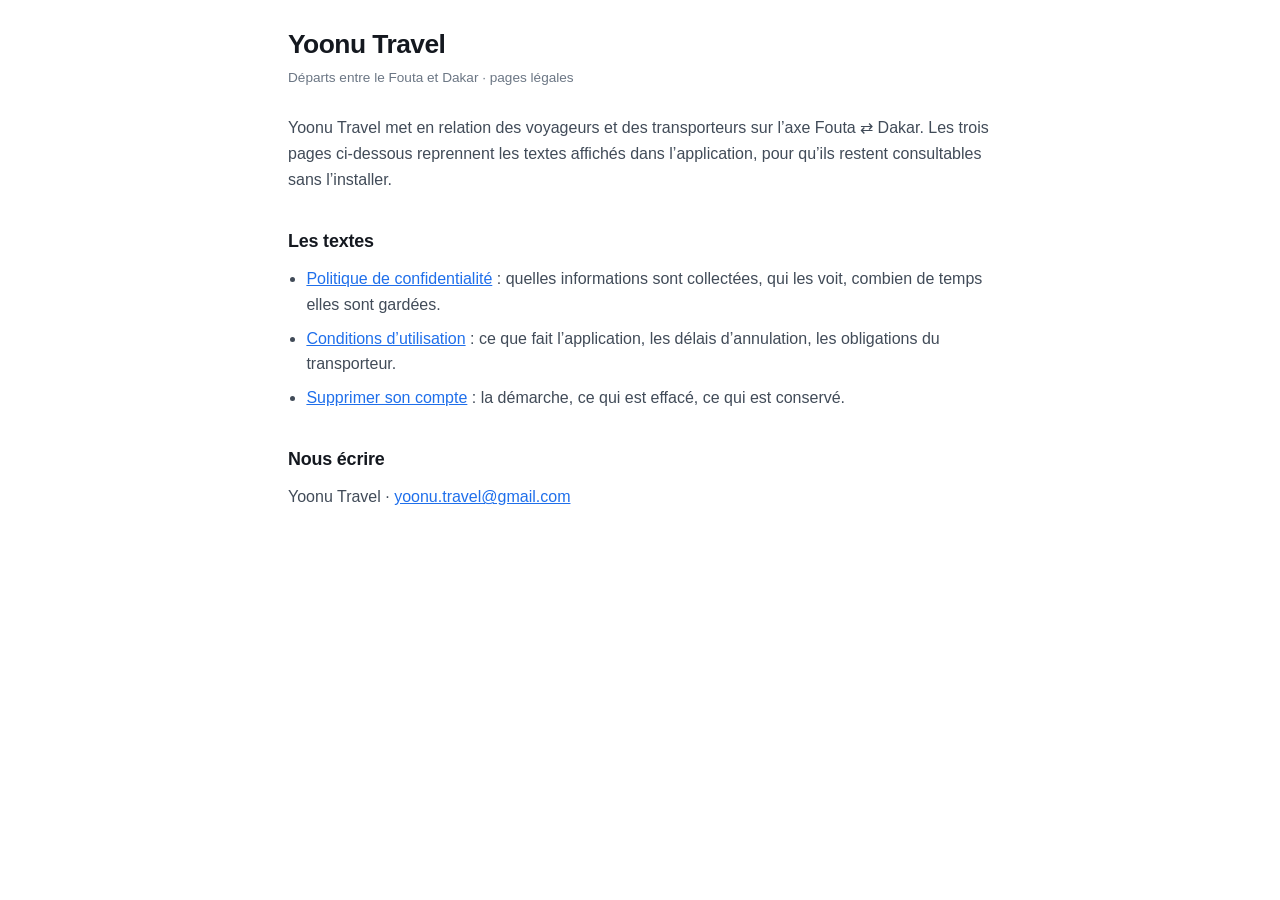
<file: index.html>
<!doctype html>
<html lang="fr">
<head>
<meta charset="utf-8">
<meta name="viewport" content="width=device-width, initial-scale=1">
<title>Yoonu Travel · pages légales</title>
<link rel="stylesheet" href="style.css">
</head>
<body>
<main>

<h1>Yoonu Travel</h1>
<p class="maj">Départs entre le Fouta et Dakar · pages légales</p>

<p>Yoonu Travel met en relation des voyageurs et des transporteurs sur l’axe Fouta ⇄ Dakar. Les trois
pages ci-dessous reprennent les textes affichés dans l’application, pour qu’ils restent consultables
sans l’installer.</p>

<h2>Les textes</h2>
<ul>
  <li><a href="confidentialite.html">Politique de confidentialité</a> : quelles informations sont
      collectées, qui les voit, combien de temps elles sont gardées.</li>
  <li><a href="conditions.html">Conditions d’utilisation</a> : ce que fait l’application, les délais
      d’annulation, les obligations du transporteur.</li>
  <li><a href="suppression-compte.html">Supprimer son compte</a> : la démarche, ce qui est effacé,
      ce qui est conservé.</li>
</ul>

<h2>Nous écrire</h2>
<p>Yoonu Travel · <a href="mailto:yoonu.travel@gmail.com">yoonu.travel@gmail.com</a></p>

</main>
</body>
</html>
</file>
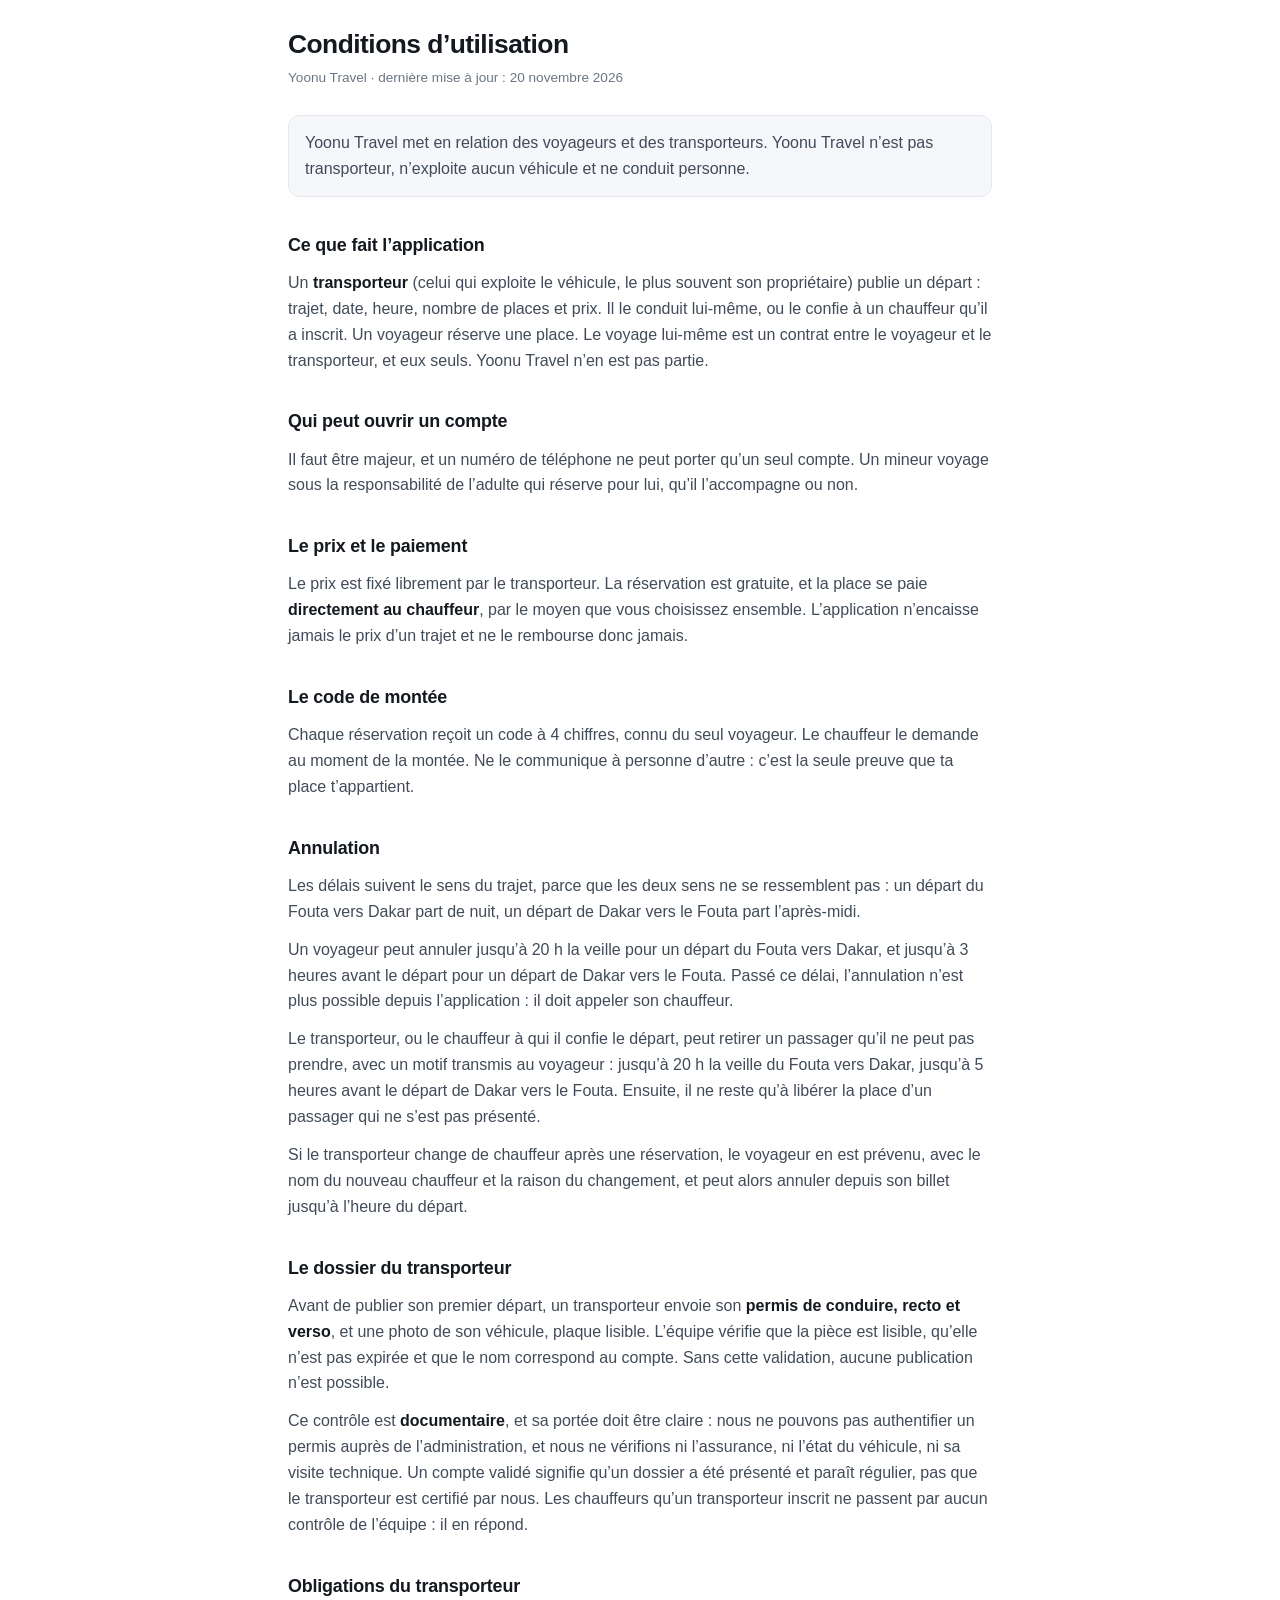
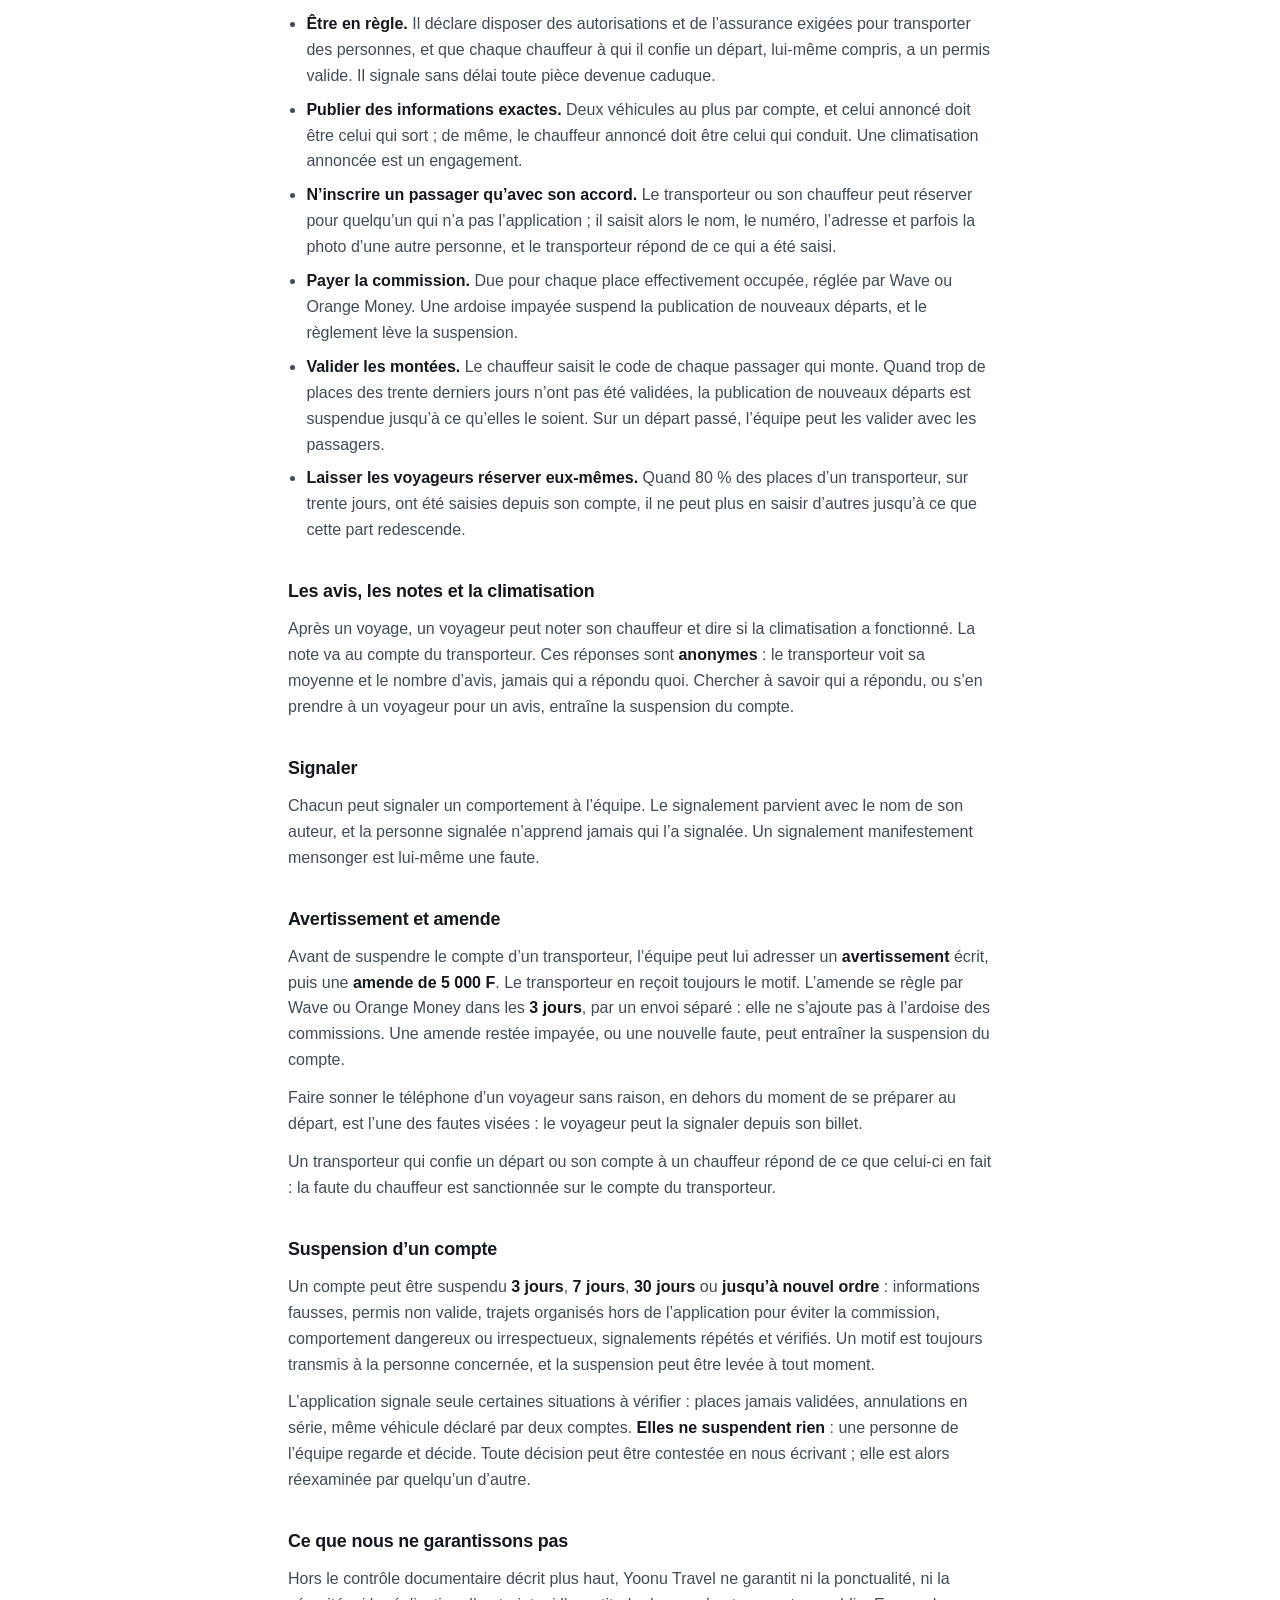
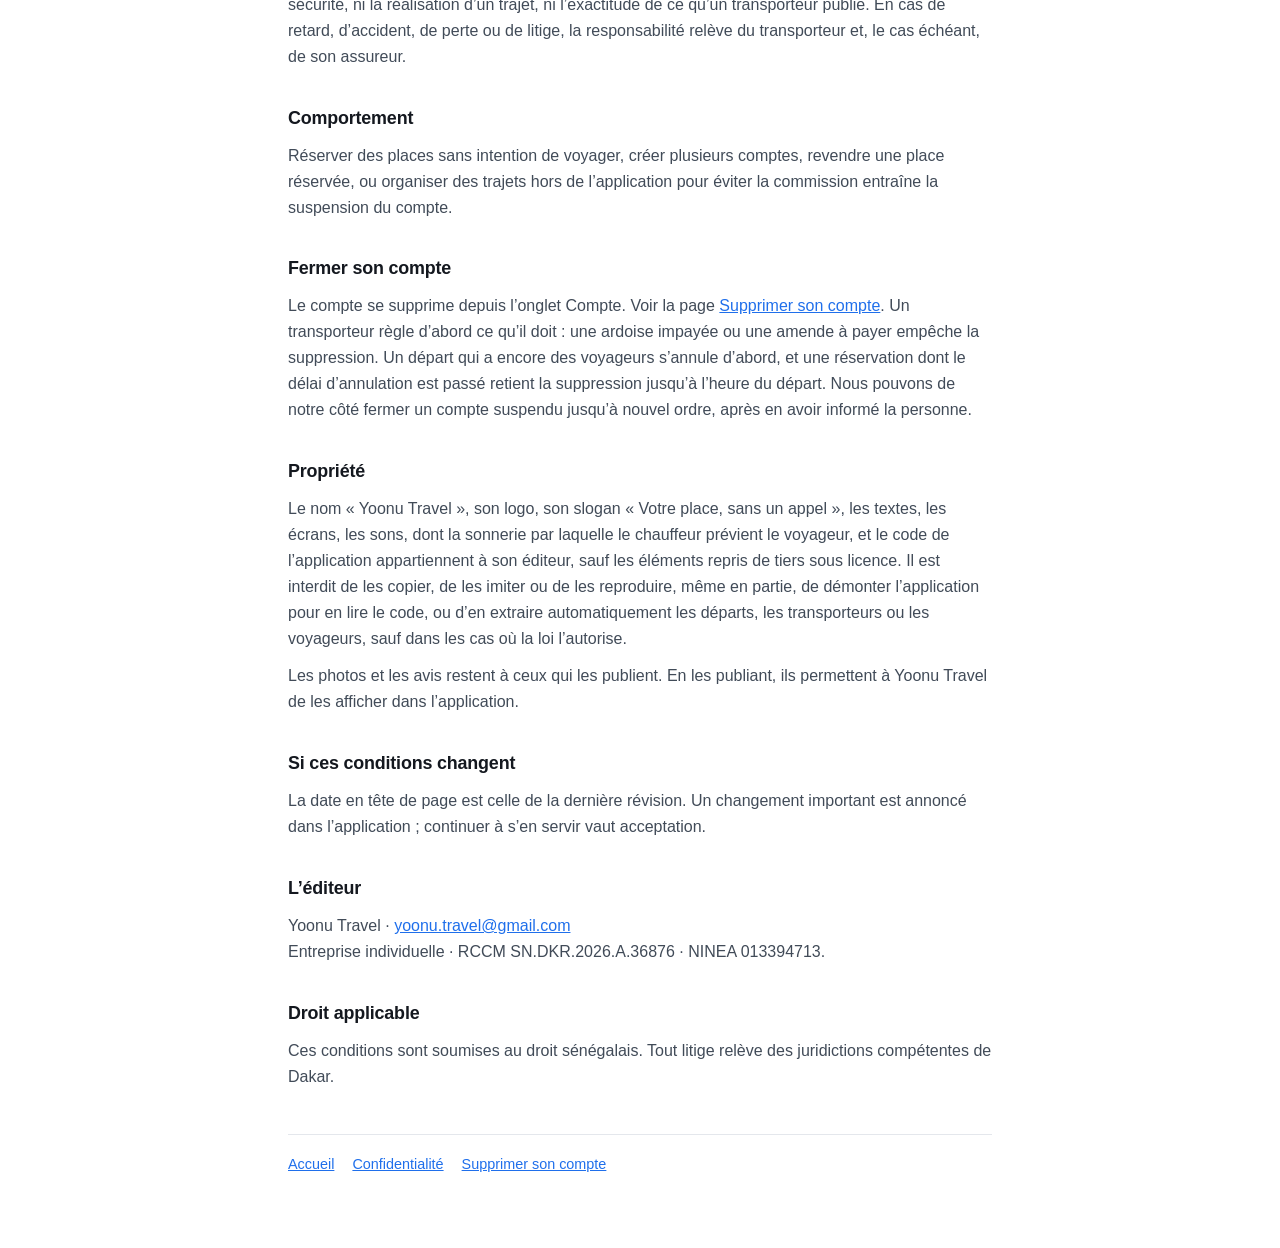
<file: conditions.html>
<!doctype html>
<html lang="fr">
<head>
<meta charset="utf-8">
<meta name="viewport" content="width=device-width, initial-scale=1">
<title>Conditions d’utilisation · Yoonu Travel</title>
<link rel="stylesheet" href="style.css">
</head>
<body>
<main>

<h1>Conditions d’utilisation</h1>
<p class="maj">Yoonu Travel · dernière mise à jour : 20 novembre 2026</p>

<div class="encadre">
  <p style="margin:0">Yoonu Travel met en relation des voyageurs et des transporteurs. Yoonu
  Travel n’est pas transporteur, n’exploite aucun véhicule et ne conduit personne.</p>
</div>

<h2>Ce que fait l’application</h2>
<p>Un <strong>transporteur</strong> (celui qui exploite le véhicule, le plus souvent son
propriétaire) publie un départ : trajet, date, heure, nombre de places et prix. Il le conduit
lui-même, ou le confie à un chauffeur qu’il a inscrit. Un voyageur réserve une place. Le voyage
lui-même est un contrat entre le voyageur et le transporteur, et eux seuls. Yoonu Travel n’en est pas
partie.</p>

<h2>Qui peut ouvrir un compte</h2>
<p>Il faut être majeur, et un numéro de téléphone ne peut porter qu’un seul compte. Un mineur voyage
sous la responsabilité de l’adulte qui réserve pour lui, qu’il l’accompagne ou non.</p>

<h2>Le prix et le paiement</h2>
<p>Le prix est fixé librement par le transporteur. La réservation est gratuite, et la place se paie
<strong>directement au chauffeur</strong>, par le moyen que vous choisissez ensemble. L’application
n’encaisse jamais le prix d’un trajet et ne le rembourse donc jamais.</p>

<h2>Le code de montée</h2>
<p>Chaque réservation reçoit un code à 4 chiffres, connu du seul voyageur. Le chauffeur le demande au
moment de la montée. Ne le communique à personne d’autre : c’est la seule preuve que ta place
t’appartient.</p>

<h2>Annulation</h2>
<p>Les délais suivent le sens du trajet, parce que les deux sens ne se ressemblent pas : un départ
du Fouta vers Dakar part de nuit, un départ de Dakar vers le Fouta part l’après-midi.</p>
<p>Un voyageur peut annuler jusqu’à 20 h la veille pour un départ du Fouta vers Dakar, et jusqu’à
3 heures avant le départ pour un départ de Dakar vers le Fouta. Passé ce délai, l’annulation
n’est plus possible depuis l’application : il doit appeler son chauffeur.</p>
<p>Le transporteur, ou le chauffeur à qui il confie le départ, peut retirer un passager qu’il ne
peut pas prendre, avec un motif transmis au voyageur : jusqu’à 20 h la veille du Fouta vers Dakar,
jusqu’à 5 heures avant le départ de Dakar vers le Fouta. Ensuite, il ne reste qu’à libérer la place
d’un passager qui ne s’est pas présenté.</p>
<p>Si le transporteur change de chauffeur après une réservation, le voyageur en est prévenu, avec le
nom du nouveau chauffeur et la raison du changement, et peut alors annuler depuis son billet jusqu’à
l’heure du départ.</p>

<h2>Le dossier du transporteur</h2>
<p>Avant de publier son premier départ, un transporteur envoie son <strong>permis de conduire, recto et
verso</strong>, et une photo de son véhicule, plaque lisible. L’équipe vérifie que la pièce est
lisible, qu’elle n’est pas expirée et que le nom correspond au compte. Sans cette validation, aucune
publication n’est possible.</p>
<p>Ce contrôle est <strong>documentaire</strong>, et sa portée doit être claire : nous ne pouvons pas
authentifier un permis auprès de l’administration, et nous ne vérifions ni l’assurance, ni l’état du
véhicule, ni sa visite technique. Un compte validé signifie qu’un dossier a été présenté et paraît
régulier, pas que le transporteur est certifié par nous. Les chauffeurs qu’un transporteur
inscrit ne passent par aucun contrôle de l’équipe : il en répond.</p>

<h2>Obligations du transporteur</h2>
<ul>
  <li><strong>Être en règle.</strong> Il déclare disposer des autorisations et de l’assurance
      exigées pour transporter des personnes, et que chaque chauffeur à qui il confie un départ,
      lui-même compris, a un permis valide. Il signale sans délai toute pièce devenue caduque.</li>
  <li><strong>Publier des informations exactes.</strong> Deux véhicules au plus par compte, et celui
      annoncé doit être celui qui sort ; de même, le chauffeur annoncé doit être celui qui conduit.
      Une climatisation annoncée est un engagement.</li>
  <li><strong>N’inscrire un passager qu’avec son accord.</strong> Le transporteur ou son chauffeur
      peut réserver pour quelqu’un qui n’a pas l’application ; il saisit alors le nom, le numéro,
      l’adresse et parfois la photo d’une autre personne, et le transporteur répond de ce qui a été saisi.</li>
  <li><strong>Payer la commission.</strong> Due pour chaque place effectivement occupée, réglée par
      Wave ou Orange Money. Une ardoise impayée suspend la publication de nouveaux départs, et le
      règlement lève la suspension.</li>
  <li><strong>Valider les montées.</strong> Le chauffeur saisit le code de chaque passager qui monte.
      Quand trop de places des trente derniers jours n’ont pas été validées, la publication de nouveaux
      départs est suspendue jusqu’à ce qu’elles le soient. Sur un départ passé, l’équipe peut les
      valider avec les passagers.</li>
  <li><strong>Laisser les voyageurs réserver eux-mêmes.</strong> Quand 80 % des places d’un
      transporteur, sur trente jours, ont été saisies depuis son compte, il ne peut plus en saisir
      d’autres jusqu’à ce que cette part redescende.</li>
</ul>

<h2>Les avis, les notes et la climatisation</h2>
<p>Après un voyage, un voyageur peut noter son chauffeur et dire si la climatisation a fonctionné.
La note va au compte du transporteur. Ces réponses sont <strong>anonymes</strong> : le transporteur
voit sa moyenne et le nombre d’avis, jamais qui a répondu quoi. Chercher à savoir qui a répondu, ou s’en prendre à un voyageur
pour un avis, entraîne la suspension du compte.</p>

<h2>Signaler</h2>
<p>Chacun peut signaler un comportement à l’équipe. Le signalement parvient avec le nom de son
auteur, et la personne signalée n’apprend jamais qui l’a signalée. Un signalement manifestement
mensonger est lui-même une faute.</p>

<h2>Avertissement et amende</h2>
<p>Avant de suspendre le compte d’un transporteur, l’équipe peut lui adresser un
<strong>avertissement</strong> écrit, puis une <strong>amende de 5 000 F</strong>. Le transporteur
en reçoit toujours le motif. L’amende se règle par Wave ou Orange Money dans les
<strong>3 jours</strong>, par un envoi séparé : elle ne s’ajoute pas à l’ardoise des commissions. Une
amende restée impayée, ou une nouvelle faute, peut entraîner la suspension du compte.</p>
<p>Faire sonner le téléphone d’un voyageur sans raison, en dehors du moment de se préparer au
départ, est l’une des fautes visées : le voyageur peut la signaler depuis son billet.</p>
<p>Un transporteur qui confie un départ ou son compte à un chauffeur répond de ce que celui-ci en
fait : la faute du chauffeur est sanctionnée sur le compte du transporteur.</p>

<h2>Suspension d’un compte</h2>
<p>Un compte peut être suspendu <strong>3 jours</strong>, <strong>7 jours</strong>,
<strong>30 jours</strong> ou
<strong>jusqu’à nouvel ordre</strong> : informations fausses, permis non valide, trajets organisés
hors de l’application pour éviter la commission, comportement dangereux ou irrespectueux,
signalements répétés et vérifiés. Un motif est toujours transmis à la personne concernée, et la
suspension peut être levée à tout moment.</p>
<p>L’application signale seule certaines situations à vérifier : places jamais validées, annulations
en série, même véhicule déclaré par deux comptes. <strong>Elles ne suspendent rien</strong> : une
personne de l’équipe regarde et décide. Toute décision peut être contestée en nous écrivant ; elle
est alors réexaminée par quelqu’un d’autre.</p>

<h2>Ce que nous ne garantissons pas</h2>
<p>Hors le contrôle documentaire décrit plus haut, Yoonu Travel ne garantit ni la ponctualité, ni la
sécurité, ni la réalisation d’un trajet, ni l’exactitude de ce qu’un transporteur publie. En cas de
retard, d’accident, de perte ou de litige, la responsabilité relève du transporteur et, le cas
échéant, de son assureur.</p>

<h2>Comportement</h2>
<p>Réserver des places sans intention de voyager, créer plusieurs comptes, revendre une place
réservée, ou organiser des trajets hors de l’application pour éviter la commission entraîne la
suspension du compte.</p>

<h2>Fermer son compte</h2>
<p>Le compte se supprime depuis l’onglet Compte. Voir la page
<a href="suppression-compte.html">Supprimer son compte</a>. Un transporteur règle d’abord ce
qu’il doit : une ardoise impayée ou une amende à payer empêche la suppression. Un départ qui a
encore des voyageurs s’annule d’abord, et une réservation dont le délai d’annulation est passé
retient la suppression jusqu’à l’heure du départ. Nous pouvons de notre côté
fermer un compte suspendu jusqu’à nouvel ordre, après en avoir informé la personne.</p>

<h2>Propriété</h2>
<p>Le nom « Yoonu Travel », son logo, son slogan « Votre place, sans un appel », les textes, les
écrans, les sons, dont la sonnerie par laquelle le chauffeur prévient le voyageur, et le code de
l’application appartiennent à son éditeur, sauf les éléments repris de tiers sous licence. Il est
interdit de les copier, de les imiter ou de les reproduire, même en partie, de démonter l’application
pour en lire le code, ou d’en
extraire automatiquement les départs, les transporteurs ou les voyageurs, sauf dans les cas où la loi
l’autorise.</p>
<p>Les photos et les avis restent à ceux qui les publient. En les publiant, ils permettent à
Yoonu Travel de les afficher dans l’application.</p>

<h2>Si ces conditions changent</h2>
<p>La date en tête de page est celle de la dernière révision. Un changement important est annoncé
dans l’application ; continuer à s’en servir vaut acceptation.</p>

<h2>L’éditeur</h2>
<p>Yoonu Travel · <a href="mailto:yoonu.travel@gmail.com">yoonu.travel@gmail.com</a><br>
Entreprise individuelle · RCCM SN.DKR.2026.A.36876 · NINEA 013394713.</p>

<h2>Droit applicable</h2>
<p>Ces conditions sont soumises au droit sénégalais. Tout litige relève des juridictions compétentes
de Dakar.</p>

<div class="pied">
  <a href="index.html">Accueil</a>
  <a href="confidentialite.html">Confidentialité</a>
  <a href="suppression-compte.html">Supprimer son compte</a>
</div>

</main>
</body>
</html>
</file>
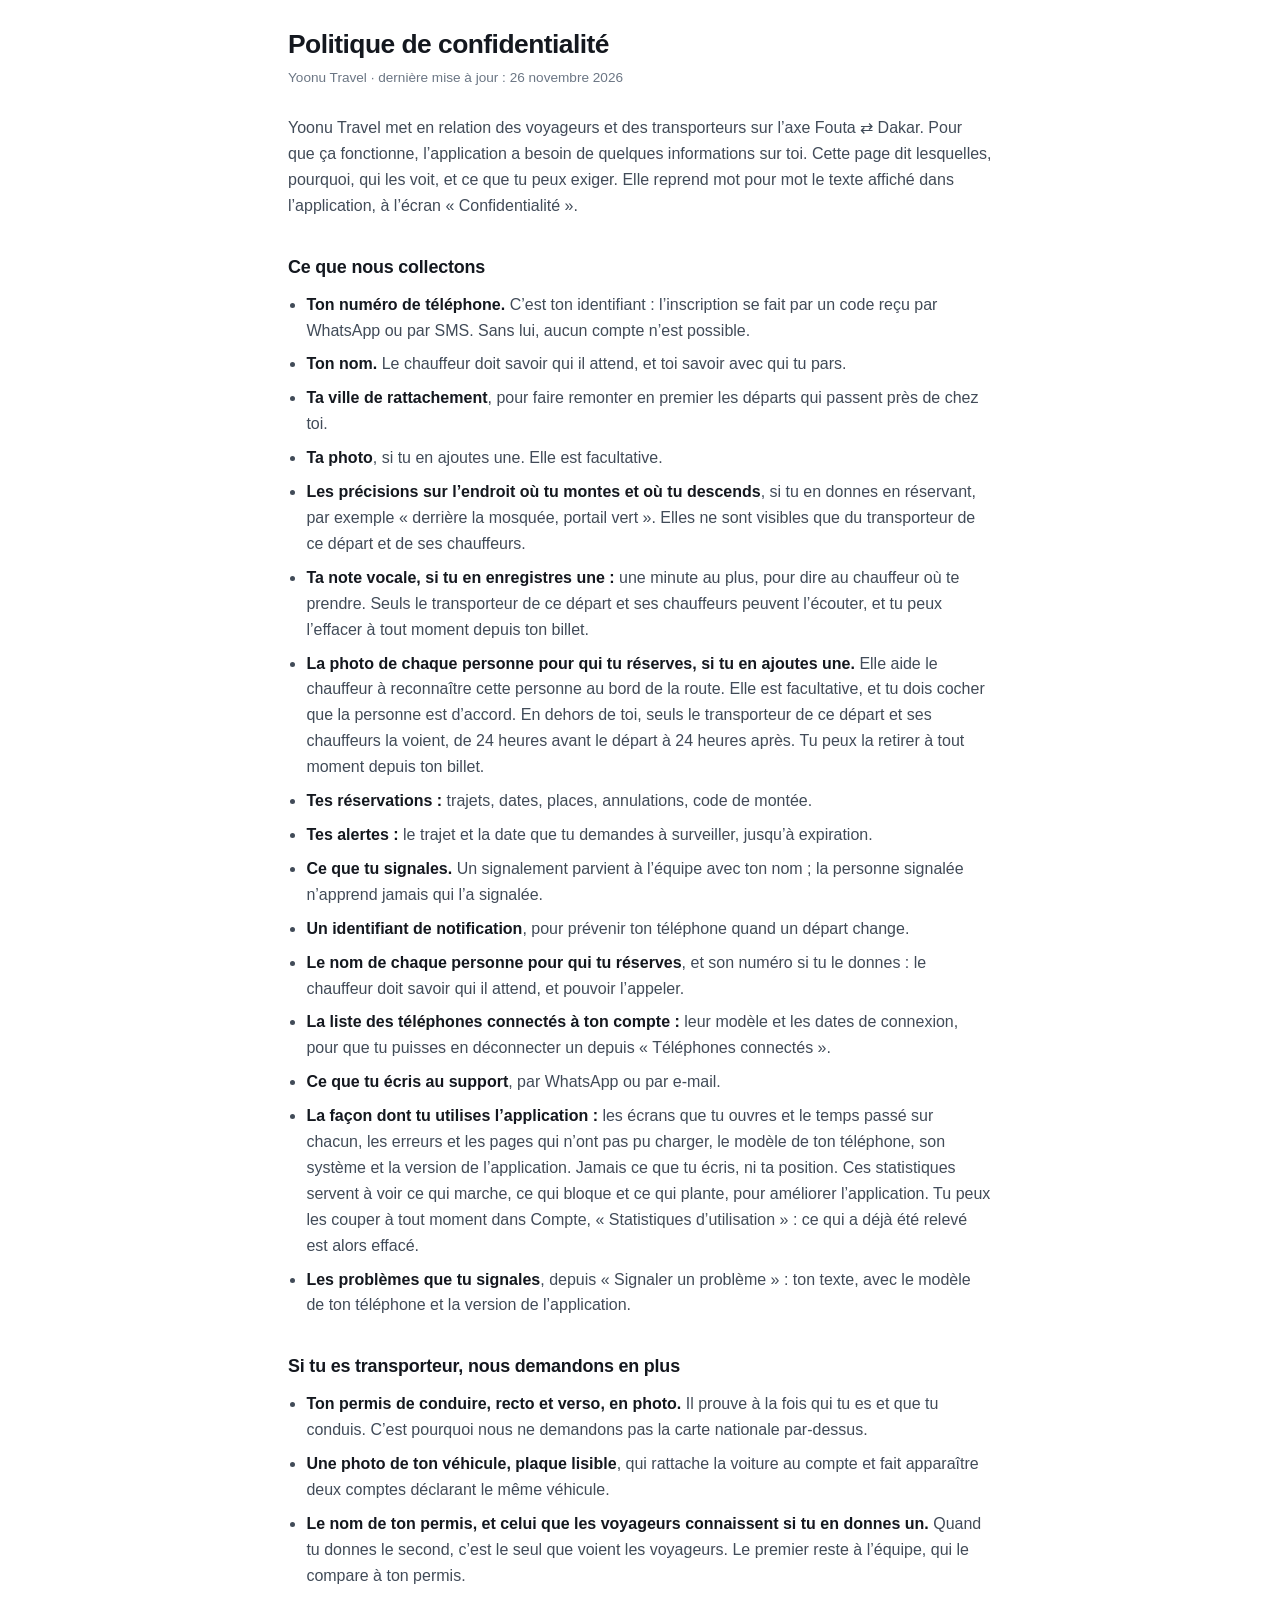
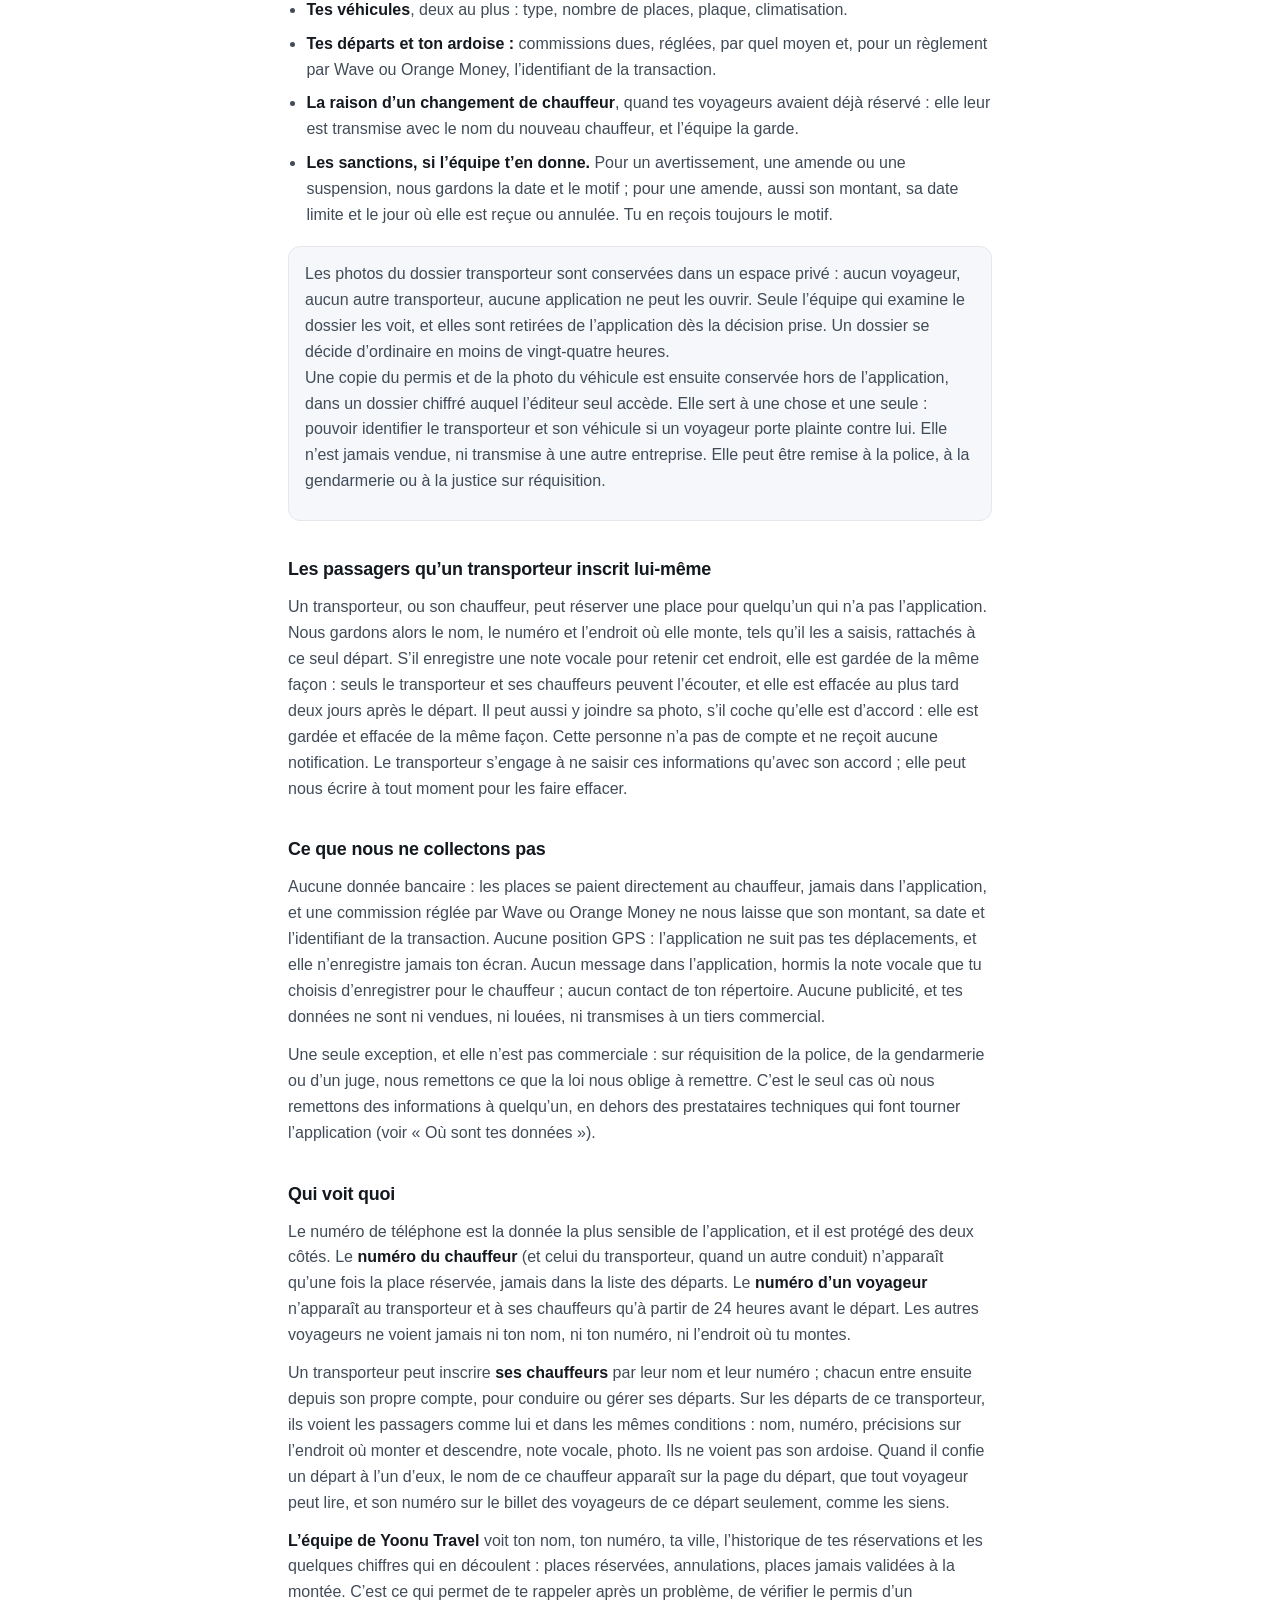
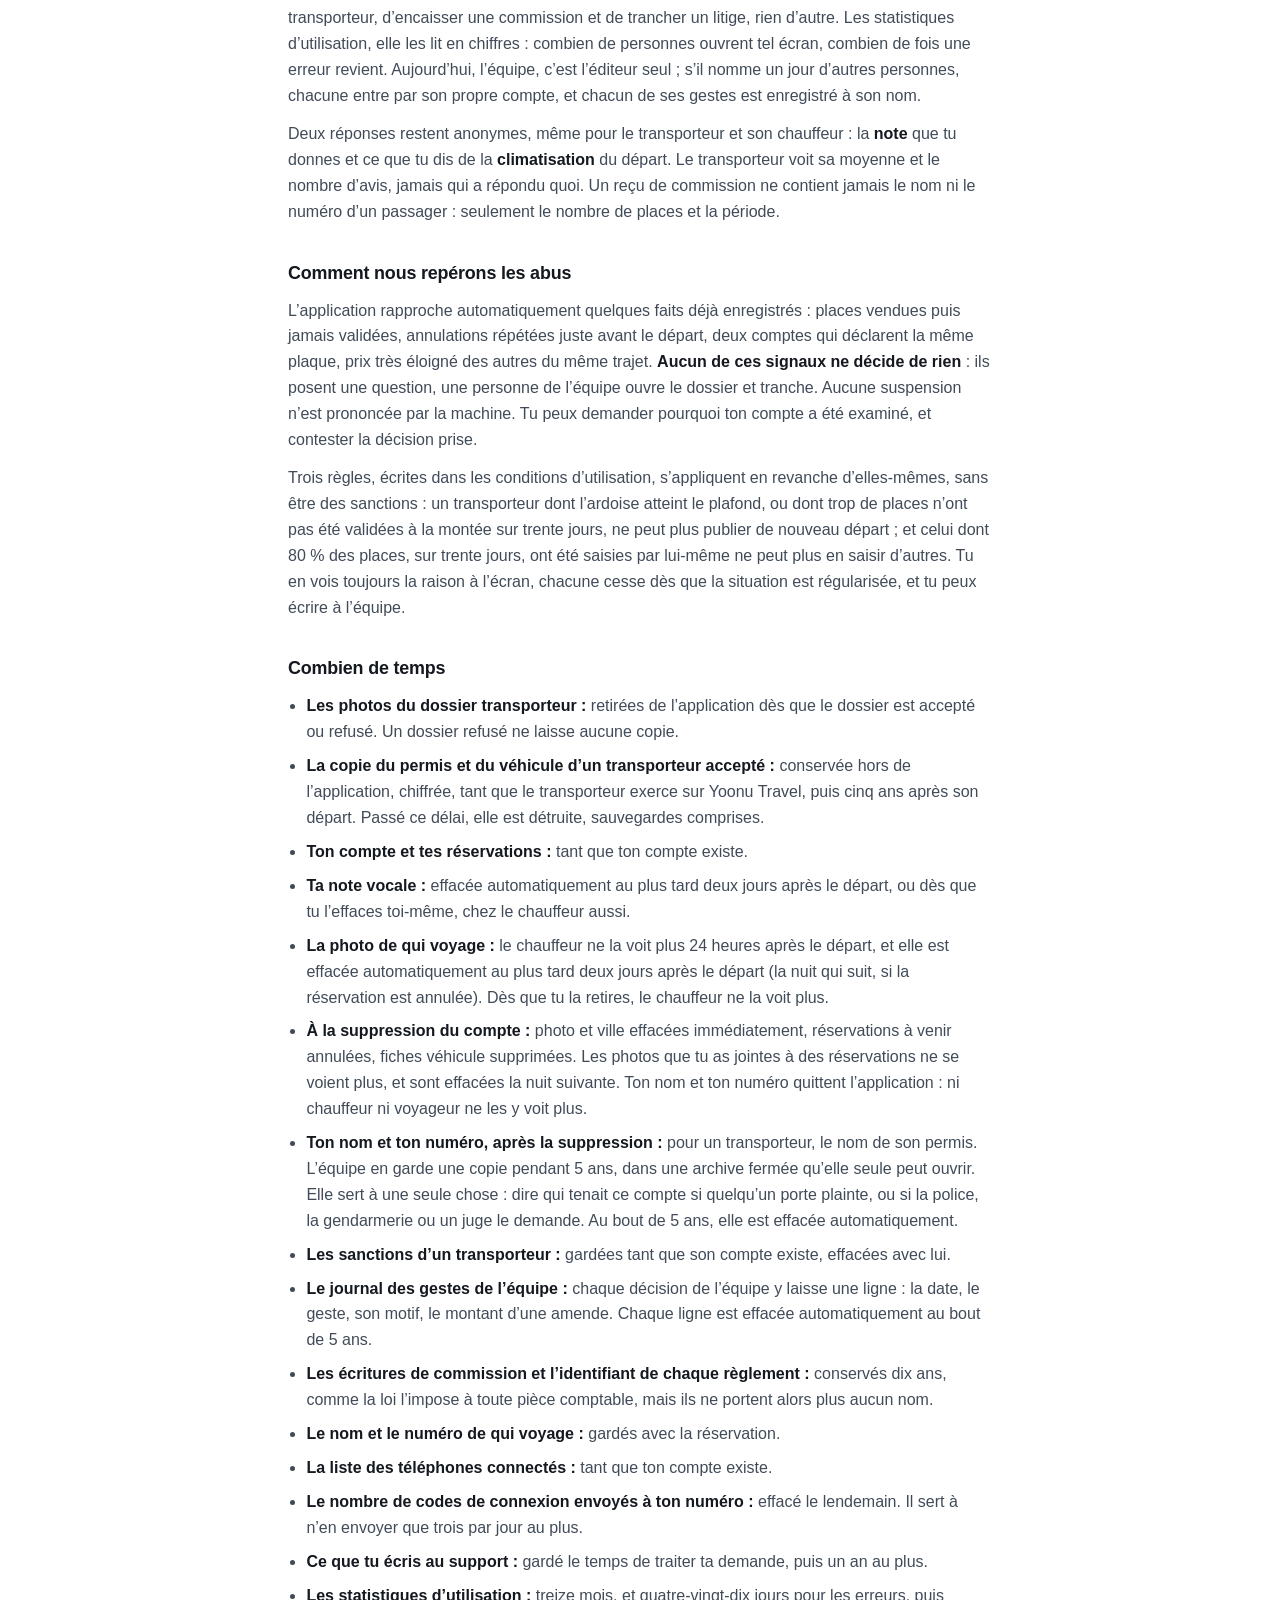
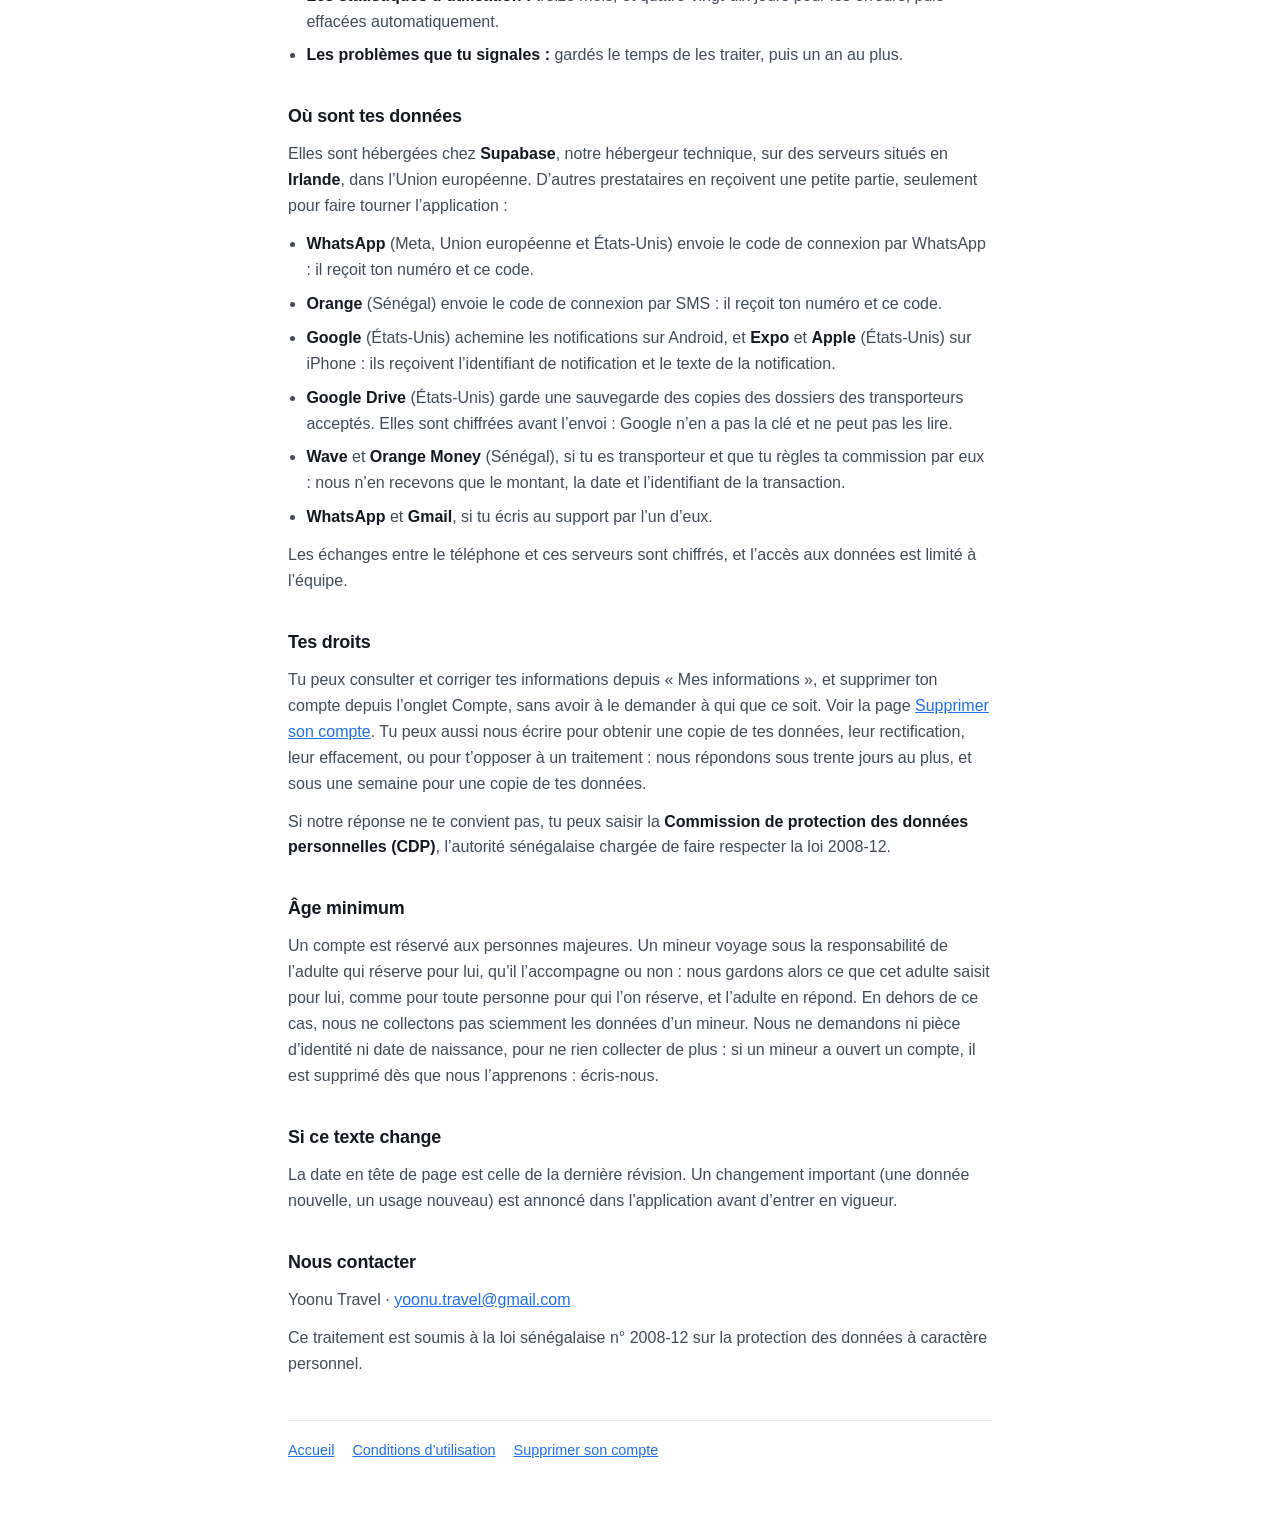
<file: confidentialite.html>
<!doctype html>
<html lang="fr">
<head>
<meta charset="utf-8">
<meta name="viewport" content="width=device-width, initial-scale=1">
<title>Politique de confidentialité · Yoonu Travel</title>
<link rel="stylesheet" href="style.css">
</head>
<body>
<main>

<h1>Politique de confidentialité</h1>
<p class="maj">Yoonu Travel · dernière mise à jour : 26 novembre 2026</p>

<p>Yoonu Travel met en relation des voyageurs et des transporteurs sur l’axe Fouta ⇄ Dakar. Pour que
ça fonctionne, l’application a besoin de quelques informations sur toi. Cette page dit lesquelles,
pourquoi, qui les voit, et ce que tu peux exiger. Elle reprend mot pour mot le texte affiché dans
l’application, à l’écran « Confidentialité ».</p>

<h2>Ce que nous collectons</h2>
<ul>
  <li><strong>Ton numéro de téléphone.</strong> C’est ton identifiant : l’inscription se fait par
      un code reçu par WhatsApp ou par SMS. Sans lui, aucun compte n’est possible.</li>
  <li><strong>Ton nom.</strong> Le chauffeur doit savoir qui il attend, et toi savoir avec qui tu
      pars.</li>
  <li><strong>Ta ville de rattachement</strong>, pour faire remonter en premier les départs qui
      passent près de chez toi.</li>
  <li><strong>Ta photo</strong>, si tu en ajoutes une. Elle est facultative.</li>
  <li><strong>Les précisions sur l’endroit où tu montes et où tu descends</strong>, si tu en donnes
      en réservant, par exemple « derrière la mosquée, portail vert ». Elles ne sont visibles que du
      transporteur de ce départ et de ses chauffeurs.</li>
  <li><strong>Ta note vocale, si tu en enregistres une :</strong> une minute au plus, pour dire au
      chauffeur où te prendre. Seuls le transporteur de ce départ et ses chauffeurs peuvent l’écouter, et
      tu peux l’effacer à tout moment depuis ton billet.</li>
  <li><strong>La photo de chaque personne pour qui tu réserves, si tu en ajoutes une.</strong> Elle
      aide le chauffeur à reconnaître cette personne au bord de la route. Elle est facultative, et tu
      dois cocher que la personne est d’accord. En dehors de toi, seuls le transporteur de ce départ et
      ses chauffeurs la voient, de 24 heures avant le départ à 24 heures après. Tu peux la retirer à
      tout moment depuis ton billet.</li>
  <li><strong>Tes réservations :</strong> trajets, dates, places, annulations, code de montée.</li>
  <li><strong>Tes alertes :</strong> le trajet et la date que tu demandes à surveiller, jusqu’à
      expiration.</li>
  <li><strong>Ce que tu signales.</strong> Un signalement parvient à l’équipe avec ton nom ; la
      personne signalée n’apprend jamais qui l’a signalée.</li>
  <li><strong>Un identifiant de notification</strong>, pour prévenir ton téléphone quand un départ
      change.</li>
  <li><strong>Le nom de chaque personne pour qui tu réserves</strong>, et son numéro si tu le donnes :
      le chauffeur doit savoir qui il attend, et pouvoir l’appeler.</li>
  <li><strong>La liste des téléphones connectés à ton compte :</strong> leur modèle et les dates de
      connexion, pour que tu puisses en déconnecter un depuis « Téléphones connectés ».</li>
  <li><strong>Ce que tu écris au support</strong>, par WhatsApp ou par e-mail.</li>
  <li><strong>La façon dont tu utilises l’application :</strong> les écrans que tu ouvres et le temps
      passé sur chacun, les erreurs et les pages qui n’ont pas pu charger, le modèle de ton téléphone,
      son système et la version de l’application. Jamais ce que tu écris, ni ta position. Ces
      statistiques servent à voir ce qui marche, ce qui bloque et ce qui plante, pour améliorer
      l’application. Tu peux les couper à tout moment dans Compte, « Statistiques d’utilisation » : ce
      qui a déjà été relevé est alors effacé.</li>
  <li><strong>Les problèmes que tu signales</strong>, depuis « Signaler un problème » : ton texte, avec
      le modèle de ton téléphone et la version de l’application.</li>
</ul>

<h2>Si tu es transporteur, nous demandons en plus</h2>
<ul>
  <li><strong>Ton permis de conduire, recto et verso, en photo.</strong> Il prouve à la fois qui tu
      es et que tu conduis. C’est pourquoi nous ne demandons pas la carte nationale par-dessus.</li>
  <li><strong>Une photo de ton véhicule, plaque lisible</strong>, qui rattache la voiture au compte
      et fait apparaître deux comptes déclarant le même véhicule.</li>
  <li><strong>Le nom de ton permis, et celui que les voyageurs connaissent si tu en donnes un.</strong>
      Quand tu donnes le second, c’est le seul que voient les voyageurs. Le premier reste à
      l’équipe, qui le compare à ton permis.</li>
  <li><strong>Tes véhicules</strong>, deux au plus : type, nombre de places, plaque, climatisation.</li>
  <li><strong>Tes départs et ton ardoise :</strong> commissions dues, réglées, par quel moyen et, pour un
      règlement par Wave ou Orange Money, l’identifiant de la transaction.</li>
  <li><strong>La raison d’un changement de chauffeur</strong>, quand tes voyageurs avaient déjà
      réservé : elle leur est transmise avec le nom du nouveau chauffeur, et l’équipe la garde.</li>
  <li><strong>Les sanctions, si l’équipe t’en donne.</strong> Pour un avertissement, une amende ou
      une suspension, nous gardons la date et le motif ; pour une amende, aussi son montant, sa date
      limite et le jour où elle est reçue ou annulée. Tu en reçois toujours le motif.</li>
</ul>

<div class="encadre">
  <p style="margin:0">Les photos du dossier transporteur sont conservées dans un espace privé :
  aucun voyageur, aucun autre transporteur, aucune application ne peut les ouvrir. Seule l’équipe qui examine
  le dossier les voit, et elles sont retirées de l’application dès la décision prise. Un dossier
  se décide d’ordinaire en moins de vingt-quatre heures.</p>
  <p>Une copie du permis et de la photo du véhicule est ensuite conservée hors de l’application,
  dans un dossier chiffré auquel l’éditeur seul accède. Elle sert à une chose et une seule : pouvoir
  identifier le transporteur et son véhicule si un voyageur porte plainte contre lui. Elle n’est jamais
  vendue, ni transmise à une autre entreprise. Elle peut être remise à la police, à la gendarmerie ou
  à la justice sur réquisition.</p>
  <!-- NE PAS REMETTRE « au plus tard dix jours » sans avoir d'abord fait
       tourner la purge automatique : voir app/confidentialite.tsx. -->
</div>

<h2>Les passagers qu’un transporteur inscrit lui-même</h2>
<p>Un transporteur, ou son chauffeur, peut réserver une place pour quelqu’un qui n’a pas
l’application. Nous gardons alors
le nom, le numéro et l’endroit où elle monte, tels qu’il les a saisis, rattachés à ce seul départ.
S’il enregistre une note vocale pour retenir cet endroit, elle est gardée de la même façon : seuls le
transporteur et ses chauffeurs peuvent l’écouter, et elle est effacée au plus tard deux jours après le départ. Il
peut aussi y joindre sa photo, s’il coche qu’elle est d’accord : elle est gardée et effacée de la même
façon. Cette personne n’a pas de compte et ne reçoit aucune notification. Le transporteur s’engage à ne saisir ces
informations qu’avec son accord ; elle peut nous écrire à tout moment pour les faire effacer.</p>

<h2>Ce que nous ne collectons pas</h2>
<p>Aucune donnée bancaire : les places se paient directement au chauffeur, jamais dans
l’application, et une commission réglée par Wave ou Orange Money ne nous laisse que son montant, sa
date et l’identifiant de la transaction. Aucune
position GPS : l’application ne suit pas tes déplacements, et elle n’enregistre jamais ton écran. Aucun message dans l’application, hormis la note vocale que
tu choisis d’enregistrer pour le chauffeur ; aucun contact de ton répertoire. Aucune publicité, et tes données ne sont ni vendues, ni louées, ni transmises à
un tiers commercial.</p>
<p>Une seule exception, et elle n’est pas commerciale : sur réquisition de la police, de la
gendarmerie ou d’un juge, nous remettons ce que la loi nous oblige à remettre. C’est le seul cas où
nous remettons des informations à quelqu’un, en dehors des prestataires techniques qui font tourner
l’application (voir « Où sont tes données »).</p>

<h2>Qui voit quoi</h2>
<p>Le numéro de téléphone est la donnée la plus sensible de l’application, et il est protégé des deux
côtés. Le <strong>numéro du chauffeur</strong> (et celui du transporteur, quand un autre conduit)
n’apparaît qu’une fois la place réservée, jamais dans la liste des départs. Le <strong>numéro d’un
voyageur</strong> n’apparaît au transporteur et à ses chauffeurs qu’à partir de 24 heures avant le
départ. Les autres voyageurs ne voient jamais ni ton nom, ni ton numéro, ni
l’endroit où tu montes.</p>
<p>Un transporteur peut inscrire <strong>ses chauffeurs</strong> par leur nom et leur numéro ;
chacun entre ensuite depuis son propre compte, pour conduire ou gérer ses départs. Sur les départs de
ce transporteur, ils voient les passagers comme lui et dans les mêmes conditions : nom, numéro,
précisions sur l’endroit où monter et descendre, note vocale, photo. Ils ne voient pas son ardoise. Quand il
confie un départ à l’un d’eux, le nom de ce chauffeur apparaît sur la page du départ, que tout
voyageur peut lire, et son numéro sur le billet des voyageurs de ce départ seulement, comme les
siens.</p>
<p><strong>L’équipe de Yoonu Travel</strong> voit ton nom, ton numéro, ta ville, l’historique de
tes réservations et les quelques chiffres qui en découlent :
places réservées, annulations, places jamais validées à la montée. C’est ce qui permet de te
rappeler après un problème, de vérifier le permis d’un transporteur, d’encaisser une commission et de
trancher un litige, rien d’autre. Les statistiques d’utilisation, elle les lit en chiffres : combien
de personnes ouvrent tel écran, combien de fois une erreur revient. Aujourd’hui, l’équipe, c’est
l’éditeur seul ; s’il nomme un jour
d’autres personnes, chacune entre par son propre compte, et chacun de ses gestes est enregistré à son nom.</p>
<p>Deux réponses restent anonymes, même pour le transporteur et son chauffeur : la
<strong>note</strong> que tu donnes et ce que tu dis de la <strong>climatisation</strong> du départ.
Le transporteur voit sa moyenne et le nombre d’avis, jamais qui a répondu quoi. Un reçu de commission ne contient jamais le nom ni le
numéro d’un passager : seulement le nombre de places et la période.</p>

<h2>Comment nous repérons les abus</h2>
<p>L’application rapproche automatiquement quelques faits déjà enregistrés : places vendues puis
jamais validées, annulations répétées juste avant le départ, deux comptes qui déclarent la même
plaque, prix très éloigné des autres du même trajet. <strong>Aucun de ces signaux ne décide de
rien</strong> : ils posent une question, une personne de l’équipe ouvre le dossier et tranche.
Aucune suspension n’est prononcée par la machine. Tu peux demander pourquoi ton compte a
été examiné, et contester la décision prise.</p>
<p>Trois règles, écrites dans les conditions d’utilisation, s’appliquent en revanche d’elles-mêmes,
sans être des sanctions : un transporteur dont l’ardoise atteint le plafond, ou dont trop de places
n’ont pas été validées à la montée sur trente jours, ne peut plus publier de nouveau départ ; et celui
dont 80 % des places, sur trente jours, ont été saisies par lui-même ne peut plus en saisir d’autres.
Tu en vois toujours la raison à l’écran, chacune cesse dès que la situation est régularisée, et tu
peux écrire à l’équipe.</p>

<h2>Combien de temps</h2>
<ul>
  <li><strong>Les photos du dossier transporteur :</strong> retirées de l’application dès que le
      dossier est accepté ou refusé. Un dossier refusé ne laisse aucune copie.</li>
  <li><strong>La copie du permis et du véhicule d’un transporteur accepté :</strong> conservée
      hors de l’application, chiffrée, tant que le transporteur exerce sur Yoonu Travel, puis cinq ans
      après son départ. Passé ce délai, elle est détruite, sauvegardes comprises.</li>
  <li><strong>Ton compte et tes réservations :</strong> tant que ton compte existe.</li>
  <li><strong>Ta note vocale :</strong> effacée automatiquement au plus tard deux jours après le
      départ, ou dès que tu l’effaces toi-même, chez le chauffeur aussi.</li>
  <li><strong>La photo de qui voyage :</strong> le chauffeur ne la voit plus 24 heures après le
      départ, et elle est effacée automatiquement au plus tard deux jours après le départ (la nuit
      qui suit, si la réservation est annulée). Dès que tu la retires, le chauffeur ne la voit plus.</li>
  <li><strong>À la suppression du compte :</strong> photo et ville effacées
      immédiatement, réservations à venir annulées, fiches véhicule supprimées. Les photos que tu as
      jointes à des réservations ne se voient plus, et sont effacées la nuit suivante. Ton nom et ton
      numéro quittent l’application : ni chauffeur ni voyageur ne les y voit plus.</li>
  <li><strong>Ton nom et ton numéro, après la suppression :</strong> pour un transporteur, le nom
      de son permis. L’équipe en garde une copie pendant 5 ans, dans une archive fermée qu’elle seule peut ouvrir. Elle sert à une seule
      chose : dire qui tenait ce compte si quelqu’un porte plainte, ou si la police, la
      gendarmerie ou un juge le demande. Au bout de 5 ans, elle est effacée automatiquement.</li>
  <li><strong>Les sanctions d’un transporteur :</strong> gardées tant que son compte existe, effacées
      avec lui.</li>
  <li><strong>Le journal des gestes de l’équipe :</strong> chaque décision de l’équipe y laisse
      une ligne : la date, le geste, son motif, le montant d’une amende. Chaque ligne est effacée
      automatiquement au bout de 5 ans.</li>
  <li><strong>Les écritures de commission et l’identifiant de chaque règlement :</strong> conservés
      dix ans, comme la loi l’impose à toute pièce comptable, mais ils ne portent alors plus aucun nom.</li>
  <li><strong>Le nom et le numéro de qui voyage :</strong> gardés avec la réservation.</li>
  <li><strong>La liste des téléphones connectés :</strong> tant que ton compte existe.</li>
  <li><strong>Le nombre de codes de connexion envoyés à ton numéro :</strong> effacé le lendemain. Il sert à
      n’en envoyer que trois par jour au plus.</li>
  <li><strong>Ce que tu écris au support :</strong> gardé le temps de traiter ta demande, puis un an
      au plus.</li>
  <li><strong>Les statistiques d’utilisation :</strong> treize mois, et quatre-vingt-dix jours pour les
      erreurs, puis effacées automatiquement.</li>
  <li><strong>Les problèmes que tu signales :</strong> gardés le temps de les traiter, puis un an au
      plus.</li>
</ul>

<h2>Où sont tes données</h2>
<p>Elles sont hébergées chez <strong>Supabase</strong>, notre hébergeur technique, sur des serveurs
situés en <strong>Irlande</strong>, dans l’Union européenne. D’autres prestataires en reçoivent
une petite partie, seulement pour faire tourner l’application :</p>
<ul>
  <li><strong>WhatsApp</strong> (Meta, Union européenne et États-Unis) envoie le code de connexion
      par WhatsApp : il reçoit ton numéro et ce code.</li>
  <li><strong>Orange</strong> (Sénégal) envoie le code de connexion par SMS : il reçoit ton numéro et
      ce code.</li>
  <li><strong>Google</strong> (États-Unis) achemine les notifications sur Android, et
      <strong>Expo</strong> et <strong>Apple</strong> (États-Unis) sur iPhone : ils reçoivent
      l’identifiant de notification et le texte de la notification.</li>
  <li><strong>Google Drive</strong> (États-Unis) garde une sauvegarde des copies des dossiers des
      transporteurs acceptés. Elles sont chiffrées avant l’envoi : Google n’en a pas la clé et ne peut
      pas les lire.</li>
  <li><strong>Wave</strong> et <strong>Orange Money</strong> (Sénégal), si tu es transporteur et que tu
      règles ta commission par eux : nous n’en recevons que le montant, la date et l’identifiant de la
      transaction.</li>
  <li><strong>WhatsApp</strong> et <strong>Gmail</strong>, si tu écris au support par l’un d’eux.</li>
</ul>
<p>Les échanges entre le téléphone et ces serveurs sont chiffrés, et l’accès aux données est limité
à l’équipe.</p>

<h2>Tes droits</h2>
<p>Tu peux consulter et corriger tes informations depuis « Mes informations », et supprimer ton
compte depuis l’onglet Compte, sans avoir à le demander à qui que ce soit. Voir la page
<a href="suppression-compte.html">Supprimer son compte</a>. Tu peux aussi nous écrire pour obtenir
une copie de tes données, leur rectification, leur effacement, ou pour t’opposer à un traitement :
nous répondons sous trente jours au plus, et sous une semaine pour une copie de tes données.</p>
<p>Si notre réponse ne te convient pas, tu peux saisir la <strong>Commission de protection des
données personnelles (CDP)</strong>, l’autorité sénégalaise chargée de faire respecter la loi
2008-12.</p>

<h2>Âge minimum</h2>
<p>Un compte est réservé aux personnes majeures. Un mineur voyage sous la responsabilité de l’adulte
qui réserve pour lui, qu’il l’accompagne ou non : nous gardons alors ce que cet adulte saisit pour lui,
comme pour toute personne pour qui l’on réserve, et l’adulte en répond. En dehors de ce cas, nous ne
collectons pas sciemment les données d’un mineur. Nous ne demandons ni pièce d’identité ni date de
naissance, pour ne rien collecter de plus : si un mineur a ouvert un compte, il est supprimé dès que
nous l’apprenons : écris-nous.</p>

<h2>Si ce texte change</h2>
<p>La date en tête de page est celle de la dernière révision. Un changement important (une donnée
nouvelle, un usage nouveau) est annoncé dans l’application avant d’entrer en vigueur.</p>

<h2>Nous contacter</h2>
<p>Yoonu Travel · <a href="mailto:yoonu.travel@gmail.com">yoonu.travel@gmail.com</a></p>
<p>Ce traitement est soumis à la loi sénégalaise n° 2008-12 sur la protection des données à
caractère personnel.</p>

<div class="pied">
  <a href="index.html">Accueil</a>
  <a href="conditions.html">Conditions d’utilisation</a>
  <a href="suppression-compte.html">Supprimer son compte</a>
</div>

</main>
</body>
</html>
</file>
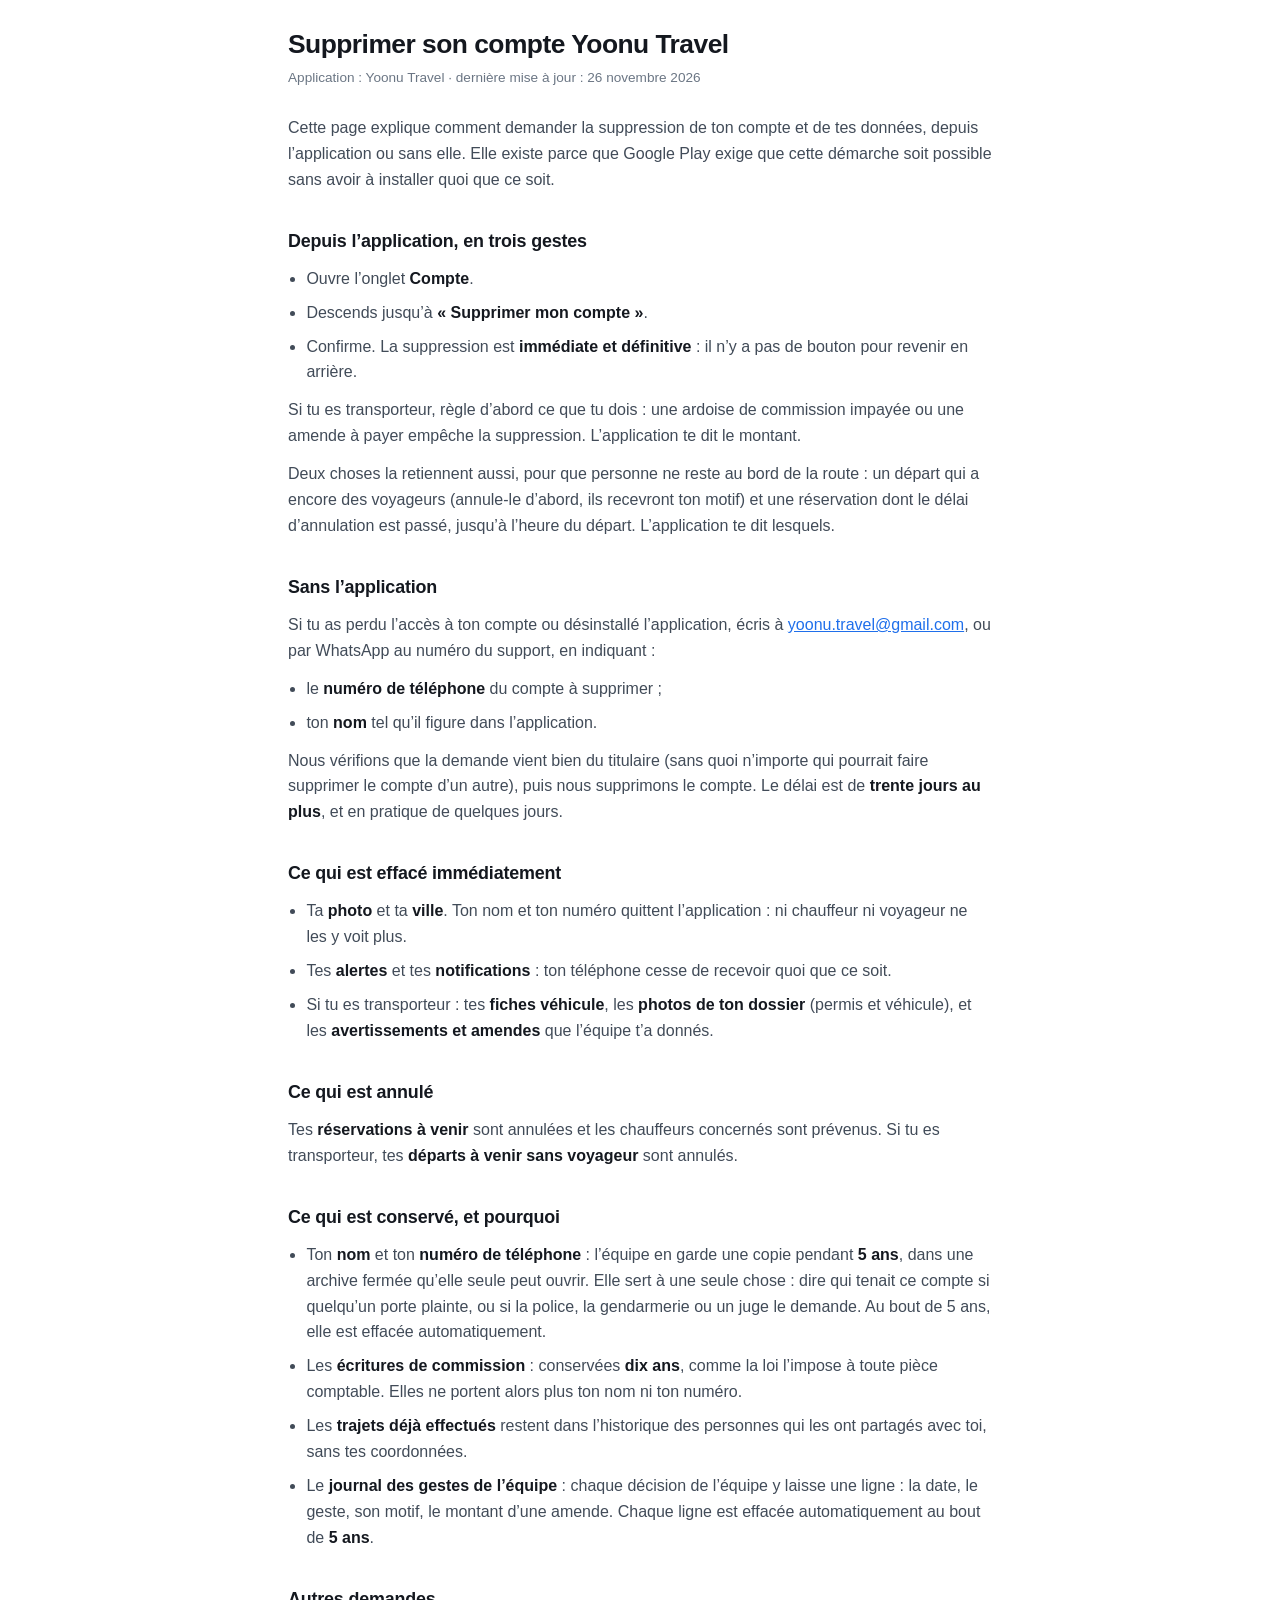
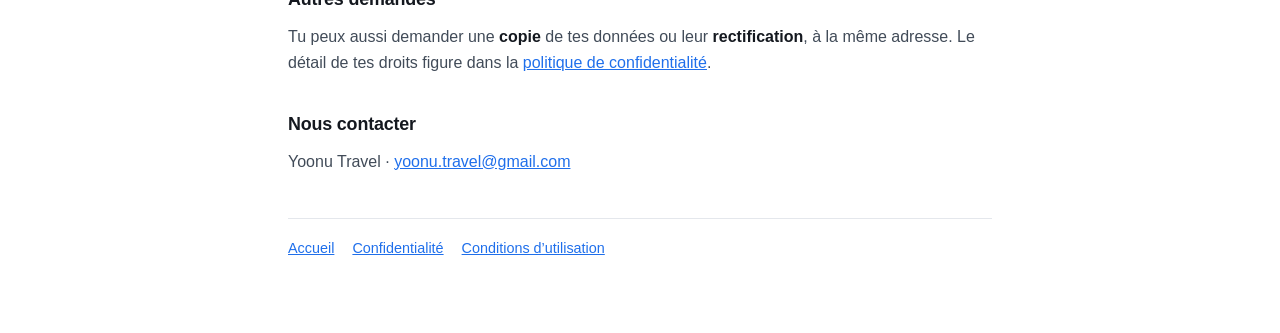
<file: suppression-compte.html>
<!doctype html>
<html lang="fr">
<head>
<meta charset="utf-8">
<meta name="viewport" content="width=device-width, initial-scale=1">
<title>Supprimer son compte · Yoonu Travel</title>
<link rel="stylesheet" href="style.css">
</head>
<body>
<main>

<h1>Supprimer son compte Yoonu Travel</h1>
<p class="maj">Application : Yoonu Travel · dernière mise à jour : 26 novembre 2026</p>

<p>Cette page explique comment demander la suppression de ton compte et de tes données, depuis
l’application ou sans elle. Elle existe parce que Google Play exige que cette démarche soit possible
sans avoir à installer quoi que ce soit.</p>

<h2>Depuis l’application, en trois gestes</h2>
<ul>
  <li>Ouvre l’onglet <strong>Compte</strong>.</li>
  <li>Descends jusqu’à <strong>« Supprimer mon compte »</strong>.</li>
  <li>Confirme. La suppression est <strong>immédiate et définitive</strong> : il n’y a pas de bouton
      pour revenir en arrière.</li>
</ul>
<p>Si tu es transporteur, règle d’abord ce que tu dois : une ardoise de commission impayée ou une
amende à payer empêche la suppression. L’application te dit le montant.</p>
<p>Deux choses la retiennent aussi, pour que personne ne reste au bord de la route : un départ
qui a encore des voyageurs (annule-le d’abord, ils recevront ton motif) et une réservation dont
le délai d’annulation est passé, jusqu’à l’heure du départ. L’application te dit lesquels.</p>

<h2>Sans l’application</h2>
<p>Si tu as perdu l’accès à ton compte ou désinstallé l’application, écris à
<a href="mailto:yoonu.travel@gmail.com?subject=Suppression%20de%20mon%20compte%20Yoonu%20Travel">yoonu.travel@gmail.com</a>,
ou par WhatsApp au numéro du support, en indiquant :</p>
<ul>
  <li>le <strong>numéro de téléphone</strong> du compte à supprimer ;</li>
  <li>ton <strong>nom</strong> tel qu’il figure dans l’application.</li>
</ul>
<p>Nous vérifions que la demande vient bien du titulaire (sans quoi n’importe qui pourrait faire
supprimer le compte d’un autre), puis nous supprimons le compte. Le délai est de
<strong>trente jours au plus</strong>, et en pratique de quelques jours.</p>

<h2>Ce qui est effacé immédiatement</h2>
<ul>
  <li>Ta <strong>photo</strong> et ta <strong>ville</strong>.
      Ton nom et ton numéro quittent l’application : ni chauffeur ni voyageur ne les y voit
      plus.</li>
  <li>Tes <strong>alertes</strong> et tes <strong>notifications</strong> : ton téléphone cesse de
      recevoir quoi que ce soit.</li>
  <li>Si tu es transporteur : tes <strong>fiches véhicule</strong>, les
      <strong>photos de ton dossier</strong> (permis et véhicule), et les
      <strong>avertissements et amendes</strong> que l’équipe t’a donnés.</li>
</ul>

<h2>Ce qui est annulé</h2>
<p>Tes <strong>réservations à venir</strong> sont annulées et les chauffeurs concernés sont
prévenus. Si tu es transporteur, tes <strong>départs à venir sans voyageur</strong> sont
annulés.</p>

<h2>Ce qui est conservé, et pourquoi</h2>
<ul>
  <li>Ton <strong>nom</strong> et ton <strong>numéro de téléphone</strong> : l’équipe en garde
      une copie pendant <strong>5 ans</strong>, dans une archive fermée qu’elle seule peut ouvrir.
      Elle sert à une seule chose : dire qui tenait ce compte si quelqu’un porte plainte, ou si la
      police, la gendarmerie ou un juge le demande. Au bout de 5 ans, elle est effacée
      automatiquement.</li>
  <li>Les <strong>écritures de commission</strong> : conservées <strong>dix ans</strong>, comme la
      loi l’impose à toute pièce comptable. Elles ne portent alors plus ton nom ni ton numéro.</li>
  <li>Les <strong>trajets déjà effectués</strong> restent dans l’historique des personnes qui les
      ont partagés avec toi, sans tes coordonnées.</li>
  <li>Le <strong>journal des gestes de l’équipe</strong> : chaque décision de l’équipe y laisse
      une ligne : la date, le geste, son motif, le montant d’une amende. Chaque ligne est effacée
      automatiquement au bout de <strong>5 ans</strong>.</li>
</ul>

<h2>Autres demandes</h2>
<p>Tu peux aussi demander une <strong>copie</strong> de tes données ou leur
<strong>rectification</strong>, à la même adresse. Le détail de tes droits figure dans la
<a href="confidentialite.html">politique de confidentialité</a>.</p>

<h2>Nous contacter</h2>
<p>Yoonu Travel · <a href="mailto:yoonu.travel@gmail.com">yoonu.travel@gmail.com</a></p>

<div class="pied">
  <a href="index.html">Accueil</a>
  <a href="confidentialite.html">Confidentialité</a>
  <a href="conditions.html">Conditions d’utilisation</a>
</div>

</main>
</body>
</html>
</file>
<file: style.css>
/*
  La feuille de style des trois pages publiques.

  Elle est volontairement courte : ces pages sont lues une fois, souvent
  depuis un téléphone bas de gamme, parfois en 3G au bord de la route.
  Aucune police à télécharger, aucun script, aucune image : la page doit
  s'afficher avant que la personne n'ait le temps de repartir.
*/

:root {
  color-scheme: light dark;
  --fond: #ffffff;
  --encre: #14181f;
  --encre2: #414b58;
  --gris: #6b7684;
  --trait: #e4e7ec;
  --accent: #1f6feb;
  --encadre: #f5f7fa;
}

@media (prefers-color-scheme: dark) {
  :root {
    --fond: #0f1319;
    --encre: #eef1f5;
    --encre2: #c2cad4;
    --gris: #8e99a6;
    --trait: #262d36;
    --accent: #7aa7ff;
    --encadre: #161c24;
  }
}

* { box-sizing: border-box; }

body {
  margin: 0;
  padding: 28px 20px 72px;
  background: var(--fond);
  color: var(--encre2);
  font-family: -apple-system, BlinkMacSystemFont, "Segoe UI", Roboto, Arial, sans-serif;
  font-size: 16px;
  line-height: 1.62;
}

main { max-width: 44rem; margin: 0 auto; }

h1 {
  color: var(--encre);
  font-size: 1.65rem;
  line-height: 1.25;
  letter-spacing: -0.02em;
  margin: 0 0 6px;
}

h2 {
  color: var(--encre);
  font-size: 1.12rem;
  letter-spacing: -0.01em;
  margin: 34px 0 10px;
}

p { margin: 0 0 12px; }
strong { color: var(--encre); }

.maj { color: var(--gris); font-size: 0.85rem; margin-bottom: 26px; }

.encadre {
  background: var(--encadre);
  border: 1px solid var(--trait);
  border-radius: 12px;
  padding: 14px 16px;
  margin: 18px 0;
}

ul { margin: 0 0 12px; padding-left: 1.15rem; }
li { margin-bottom: 8px; }

a { color: var(--accent); }

.pied {
  margin-top: 44px;
  padding-top: 18px;
  border-top: 1px solid var(--trait);
  color: var(--gris);
  font-size: 0.9rem;
}

.pied a { margin-right: 14px; }
</file>
